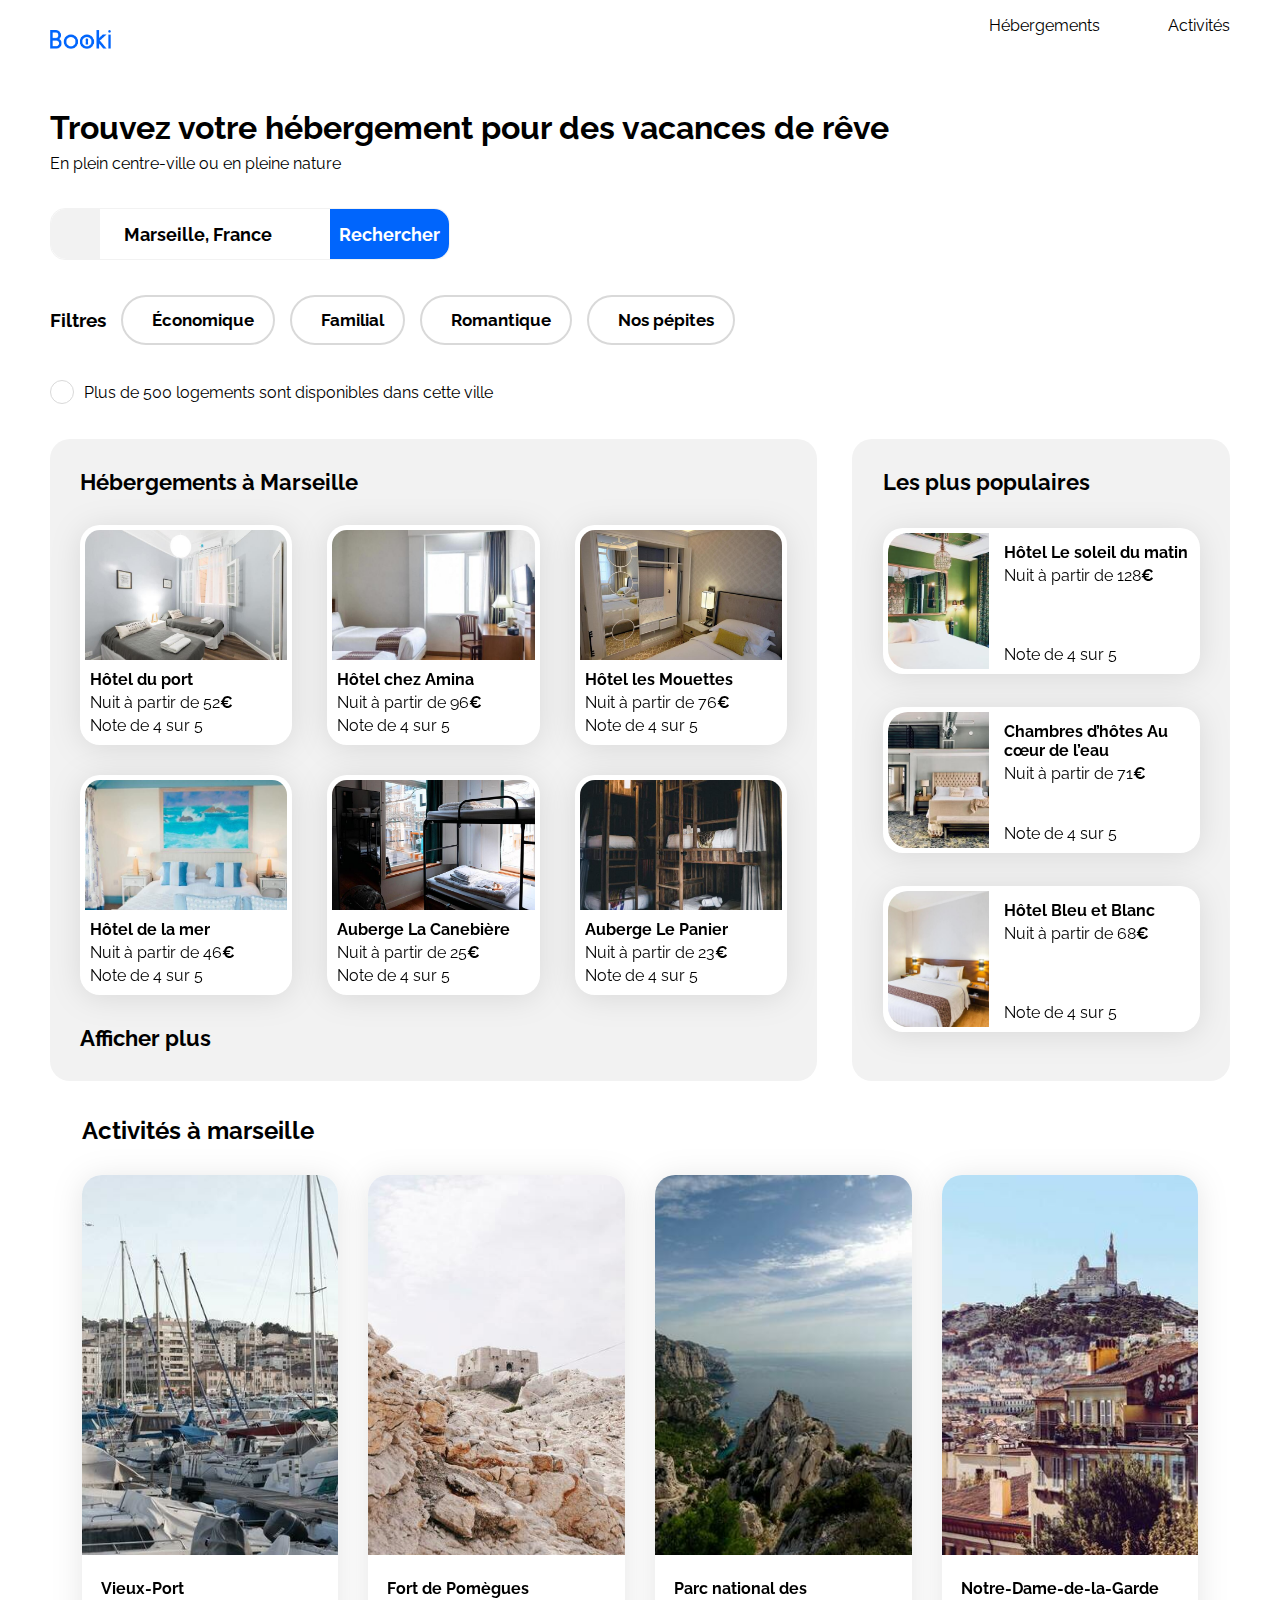
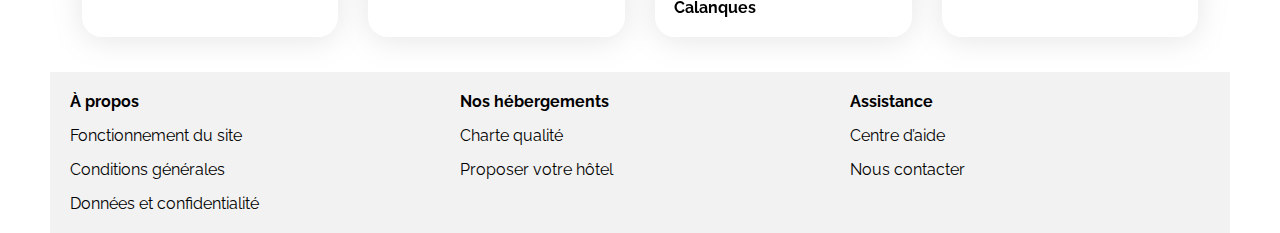
<file: index.html>
<!DOCTYPE html>
<html lang="fr">
    <head>
        <meta charset="UTF-8" />
        <meta name="viewport" content="width=device-width, initial-scale=1.0" />
        <title>Booki</title>
        <link rel="preconnect" href="https://fonts.googleapis.com" />
        <link rel="preconnect" href="https://fonts.gstatic.com" crossorigin />
        <link
            href="https://fonts.googleapis.com/css2?family=Raleway:wght@400;500;700&display=swap"
            rel="stylesheet"
            />
        <link
            rel="stylesheet"
            href="https://cdnjs.cloudflare.com/ajax/libs/font-awesome/6.2.1/css/all.min.css"
            integrity="sha512-MV7K8+y+gLIBoVD59lQIYicR65iaqukzvf/nwasF0nqhPay5w/9lJmVM2hMDcnK1OnMGCdVK+iQrJ7lzPJQd1w=="
            crossorigin="anonymous"
            referrerpolicy="no-referrer"
            />
        <link rel="stylesheet" href="./css/style.css" />
    </head>
    <body>
        <header>
            <img src="images/logo/Booki.png" alt="logo du site booki" class="logo" />
            <nav class="menu responsivemenu">
                <ul class="menubuttons">
                    <li><a href="#hebergements">Hébergements</a></li>
                    <li><a href="#activites">Activités</a></li>
                </ul>
            </nav>
        </header>
        <div class="main-container">
            <main>
                <section class="infogroup">
                    <div class="headline">
                        <h1>Trouvez votre hébergement pour des vacances de rêve</h1>
                        <p>En plein centre-ville ou en pleine nature</p>
                    </div>
                    <div class="borderSearch flexCenter">
                        <i
                            class="fa-solid fa-location-dot backgrey flexCenter iconSize"
                            ></i>
                        <input
                            class="search flexCenter borderNone paddingSearch"
                            type="text"
                            name="city"
                            id="city"
                            value="Marseille, France"
                            required
                            />
                        <button class="backblue flexCenter buttonSearch borderNone">
                        Rechercher
                        </button>
                        <button class="fa-solid fa-search" id="button-search"></button>
                    </div>
                    <div class="filterbar">
                        <h3>Filtres</h3>
                        <div class="fbuttonresponsive">
                            <button class="filterbutton filterbuttontxt">
                            <i class="fa-solid fa-money-bill-wave"></i>Économique
                            </button>
                            <button class="filterbutton filterbuttontxt">
                            <i class="fa-solid fa-child"></i>Familial
                            </button>
                            <button class="filterbutton filterbuttontxt">
                            <i class="fa-solid fa-heart"></i>Romantique
                            </button>
                            <button class="filterbutton filterbuttontxt">
                            <i class="fa-solid fa-fire"></i>Nos pépites
                            </button>
                        </div>
                    </div>
                    <div class="infobar">
                        <i class="fa-solid fa-info"></i>
                        <p>Plus de 500 logements sont disponibles dans cette ville</p>
                    </div>
                </section>
                <div id="hebergements" class="hosting-and-popular">
                    <section class="hosting">
                        <div class="hosting-title">
                            <h2 class="section-title">Hébergements à Marseille</h2>
                        </div>
                        <div class="host-cards">
                            <a href="#">
                                <article class="card">
                                    <img
                                        src="./images/hebergements/fred-kleber.jpg"
                                        alt="Image d'une chambre de l'hôtel du port"
                                        />
                                    <div class="card-content">
                                        <div class="card-txt">
                                            <h3 class="card-title">Hôtel du port</h3>
                                            <p class="card-subtitle">
                                                Nuit à partir de 52<span class="euro">€</span>
                                            </p>
                                        </div>
                                        <div class="card-rating">
                                            <i class="fa-xs fa-solid fa-star" aria-hidden="true"></i>
                                            <i class="fa-xs fa-solid fa-star" aria-hidden="true"></i>
                                            <i class="fa-xs fa-solid fa-star" aria-hidden="true"></i>
                                            <i class="fa-xs fa-solid fa-star" aria-hidden="true"></i>
                                            <i
                                                class="fa-xs fa-solid fa-star neutral-star"
                                                aria-hidden="true"
                                                ></i>
                                            <span class="sr-only">Note de 4 sur 5</span>
                                        </div>
                                    </div>
                                </article>
                            </a>
                            <a href="#">
                                <article class="card">
                                    <img
                                        src="./images/hebergements/febrian-zakaria.jpg"
                                        alt="Image d'une chambre de l'hôtel chez Amina"
                                        />
                                    <div class="card-content">
                                        <div class="card-txt">
                                            <h3 class="card-title">Hôtel chez Amina</h3>
                                            <p class="card-subtitle">
                                                Nuit à partir de 96<span class="euro">€</span>
                                            </p>
                                        </div>
                                        <div class="card-rating">
                                            <i class="fa-xs fa-solid fa-star" aria-hidden="true"></i>
                                            <i class="fa-xs fa-solid fa-star" aria-hidden="true"></i>
                                            <i class="fa-xs fa-solid fa-star" aria-hidden="true"></i>
                                            <i class="fa-xs fa-solid fa-star" aria-hidden="true"></i>
                                            <i
                                                class="fa-xs fa-solid fa-star neutral-star"
                                                aria-hidden="true"
                                                ></i>
                                            <span class="sr-only">Note de 4 sur 5</span>
                                        </div>
                                    </div>
                                </article>
                            </a>
                            <a href="#">
                                <article class="card">
                                    <img
                                        src="./images/hebergements/reisetopia.jpg"
                                        alt="Image d'une chambre de l'hôtel les Mouettes"
                                        />
                                    <div class="card-content">
                                        <div class="card-txt">
                                            <h3 class="card-title">Hôtel les Mouettes</h3>
                                            <p class="card-subtitle">
                                                Nuit à partir de 76<span class="euro">€</span>
                                            </p>
                                        </div>
                                        <div class="card-rating">
                                            <i class="fa-xs fa-solid fa-star" aria-hidden="true"></i>
                                            <i class="fa-xs fa-solid fa-star" aria-hidden="true"></i>
                                            <i class="fa-xs fa-solid fa-star" aria-hidden="true"></i>
                                            <i class="fa-xs fa-solid fa-star" aria-hidden="true"></i>
                                            <i
                                                class="fa-xs fa-solid fa-star neutral-star"
                                                aria-hidden="true"
                                                ></i>
                                            <span class="sr-only">Note de 4 sur 5</span>
                                        </div>
                                    </div>
                                </article>
                            </a>
                            <a href="#">
                                <article class="card">
                                    <img
                                        src="./images/hebergements/annie-spratt.jpg"
                                        alt="Image d'une chambre de l'hôtel de la mer"
                                        />
                                    <div class="card-content">
                                        <div class="card-txt">
                                            <h3 class="card-title">Hôtel de la mer</h3>
                                            <p class="card-subtitle">
                                                Nuit à partir de 46<span class="euro">€</span>
                                            </p>
                                        </div>
                                        <div class="card-rating">
                                            <i class="fa-xs fa-solid fa-star" aria-hidden="true"></i>
                                            <i class="fa-xs fa-solid fa-star" aria-hidden="true"></i>
                                            <i class="fa-xs fa-solid fa-star" aria-hidden="true"></i>
                                            <i class="fa-xs fa-solid fa-star" aria-hidden="true"></i>
                                            <i
                                                class="fa-xs fa-solid fa-star neutral-star"
                                                aria-hidden="true"
                                                ></i>
                                            <span class="sr-only">Note de 4 sur 5</span>
                                        </div>
                                    </div>
                                </article>
                            </a>
                            <a href="#">
                                <article class="card">
                                    <img
                                        src="./images/hebergements/marcus-loke.jpg"
                                        alt="Image d'une chambre de l'auberge la canebière"
                                        />
                                    <div class="card-content">
                                        <div class="card-txt">
                                            <h3 class="card-title">Auberge La Canebière</h3>
                                            <p class="card-subtitle">
                                                Nuit à partir de 25<span class="euro">€</span>
                                            </p>
                                        </div>
                                        <div class="card-rating">
                                            <i class="fa-xs fa-solid fa-star" aria-hidden="true"></i>
                                            <i class="fa-xs fa-solid fa-star" aria-hidden="true"></i>
                                            <i class="fa-xs fa-solid fa-star" aria-hidden="true"></i>
                                            <i class="fa-xs fa-solid fa-star" aria-hidden="true"></i>
                                            <i
                                                class="fa-xs fa-solid fa-star neutral-star"
                                                aria-hidden="true"
                                                ></i>
                                            <span class="sr-only">Note de 4 sur 5</span>
                                        </div>
                                    </div>
                                </article>
                            </a>
                            <a href="#">
                                <article class="card">
                                    <img
                                        src="./images/hebergements/nicate-lee.jpg"
                                        alt="Image d'une chambre de l'auberge le panier"
                                        />
                                    <div class="card-content">
                                        <div class="card-txt">
                                            <h3 class="card-title">Auberge Le Panier</h3>
                                            <p class="card-subtitle">
                                                Nuit à partir de 23<span class="euro">€</span>
                                            </p>
                                        </div>
                                        <div class="card-rating">
                                            <i class="fa-xs fa-solid fa-star" aria-hidden="true"></i>
                                            <i class="fa-xs fa-solid fa-star" aria-hidden="true"></i>
                                            <i class="fa-xs fa-solid fa-star" aria-hidden="true"></i>
                                            <i class="fa-xs fa-solid fa-star" aria-hidden="true"></i>
                                            <i
                                                class="fa-xs fa-solid fa-star neutral-star"
                                                aria-hidden="true"
                                                ></i>
                                            <span class="sr-only">Note de 4 sur 5</span>
                                        </div>
                                    </div>
                                </article>
                            </a>
                        </div>
                        <a href="#">
                            <h3 class="section-title">Afficher plus</h3>
                        </a>
                    </section>
                    <section class="popular">
                        <div class="popular-title">
                            <h2 class="section-title">Les plus populaires</h2>
                            <i class="fa-solid fa-chart-line" aria-hidden="true"></i>
                        </div>
                        <div class="popular-cards">
                            <a href="#">
                                <article class="card">
                                    <img
                                        src="./images/hebergements/emile-guillemot.jpg"
                                        alt="Image de la chambre d'hôtel montrant un lit"
                                        />
                                    <div class="card-content">
                                        <div class="card-txt">
                                            <h3 class="card-title">Hôtel Le soleil du matin</h3>
                                            <p class="card-subtitle">
                                                Nuit à partir de 128<span class="euro">€</span>
                                            </p>
                                        </div>
                                        <div class="card-rating">
                                            <i class="fa-xs fa-solid fa-star" aria-hidden="true"></i>
                                            <i class="fa-xs fa-solid fa-star" aria-hidden="true"></i>
                                            <i class="fa-xs fa-solid fa-star" aria-hidden="true"></i>
                                            <i class="fa-xs fa-solid fa-star" aria-hidden="true"></i>
                                            <i
                                                class="fa-xs fa-solid fa-star neutral-star"
                                                aria-hidden="true"
                                                ></i>
                                            <span class="sr-only">Note de 4 sur 5</span>
                                        </div>
                                    </div>
                                </article>
                            </a>
                            <a href="#">
                                <article class="card">
                                    <img
                                        src="./images/hebergements/aw-creative.jpg"
                                        alt="Image de la chambre d'hôtel montrant un lit"
                                        />
                                    <div class="card-content">
                                        <div class="card-txt">
                                            <h3 class="card-title">
                                                Chambres d’hôtes Au cœur de l’eau
                                            </h3>
                                            <p class="card-subtitle">
                                                Nuit à partir de 71<span class="euro">€</span>
                                            </p>
                                        </div>
                                        <div class="card-rating">
                                            <i class="fa-xs fa-solid fa-star" aria-hidden="true"></i>
                                            <i class="fa-xs fa-solid fa-star" aria-hidden="true"></i>
                                            <i class="fa-xs fa-solid fa-star" aria-hidden="true"></i>
                                            <i class="fa-xs fa-solid fa-star" aria-hidden="true"></i>
                                            <i
                                                class="fa-xs fa-solid fa-star neutral-star"
                                                aria-hidden="true"
                                                ></i>
                                            <span class="sr-only">Note de 4 sur 5</span>
                                        </div>
                                    </div>
                                </article>
                            </a>
                            <a href="#">
                                <article class="card">
                                    <img
                                        src="./images/hebergements/febrian-zakaria2.jpg"
                                        alt="Image de la chambre d'hôtel montrant un lit"
                                        />
                                    <div class="card-content">
                                        <div class="card-txt">
                                            <h3 class="card-title">Hôtel Bleu et Blanc</h3>
                                            <p class="card-subtitle">
                                                Nuit à partir de 68<span class="euro">€</span>
                                            </p>
                                        </div>
                                        <div class="card-rating">
                                            <i class="fa-xs fa-solid fa-star" aria-hidden="true"></i>
                                            <i class="fa-xs fa-solid fa-star" aria-hidden="true"></i>
                                            <i class="fa-xs fa-solid fa-star" aria-hidden="true"></i>
                                            <i class="fa-xs fa-solid fa-star" aria-hidden="true"></i>
                                            <i
                                                class="fa-xs fa-solid fa-star neutral-star"
                                                aria-hidden="true"
                                                ></i>
                                            <span class="sr-only">Note de 4 sur 5</span>
                                        </div>
                                    </div>
                                </article>
                            </a>
                        </div>
                    </section>
                </div>
                <section id="activites" class="activities">
                    <div class="directionColumn">
                        <h2>Activités à marseille</h2>
                        <div class="directionRow">
                            <div class="card">
                                <img
                                    src="images/activites/reno-laithienne.jpg"
                                    alt="photo du vieux port de marseilles"
                                    />
                                <div class="card-txt">
                                    <h3 class="card-title">Vieux-Port</h3>
                                </div>
                            </div>
                            <div class="card">
                                <img
                                    src="images/activites/paul-hermann.jpg"
                                    alt="photo du fort de Pomègues à marseilles"
                                    />
                                <div class="card-txt">
                                    <h3 class="card-title">Fort de Pomègues</h3>
                                </div>
                            </div>
                            <div class="card">
                                <img
                                    src="images/activites/kilyan-sockalingum.jpg"
                                    alt="photo des calanques de marseilles"
                                    />
                                <div class="card-txt">
                                    <h3 class="card-title">Parc national des Calanques</h3>
                                </div>
                            </div>
                            <div class="card">
                                <img
                                    src="images/activites/florian-wehde.jpg"
                                    alt="photo d'une chambre d'hotel"
                                    />
                                <div class="card-txt">
                                    <h3 class="card-title">Notre-Dame-de-la-Garde</h3>
                                </div>
                            </div>
                        </div>
                    </div>
                </section>
            </main>
            <footer>
                <div class="directionRow">
                    <div class="navfooter">
                        <h4>À propos</h4>
                        <a href="#">Fonctionnement du site</a>
                        <a href="#">Conditions générales</a>
                        <a href="#">Données et confidentialité</a>
                    </div>
                    <div class="navfooter">
                        <h4>Nos hébergements</h4>
                        <a href="#">Charte qualité</a>
                        <a href="#">Proposer votre hôtel</a>
                    </div>
                    <div class="navfooter">
                        <h4>Assistance</h4>
                        <a href="#">Centre d’aide</a>
                        <a href="#">Nous contacter</a>
                    </div>
                </div>
            </footer>
        </div>
    </body>
</html>
</file>
<file: css/style.css>
/****** Centrage du site ***********/

html {
    max-width: 1440px;
    margin-left: auto;
    margin-right: auto;
    background-color: white;
}

/****** General ***********/
* {
    font-family: 'Raleway', sans-serif;
    margin: 0;
    padding: 0;
    box-sizing: border-box;
}

:root {
    --main-color: #0065FC;
    --main-bg-color: #F2F2F2;
    --filter-bg-color: #DEEBFF;
}

.fa-solid {
    color: var(--main-color);
}


/* Header */

header {
    display: flex;
    flex-direction: row;
    justify-content: space-between;
    height: 79px;
    margin-bottom: 30px;
}

.logo {
    width: 61px;
    height: 19px;
    margin: 30px 50px;
}

ul {
    list-style-type: none;
  }

nav ul {
    display: flex;
}

nav li {
    border-top: solid 2px transparent;
    padding: 14px 0 0 0;
}

nav li:hover {
    border-top: solid 2px var(--main-color);
    cursor: pointer;    
}

nav li:hover a {
    color: var(--main-color);
}

.menu a {
    text-decoration: none;
    font-weight: 400;
    color:black;
}

.menubuttons {
    gap: 68px;
    padding: 0 50px 0 50px;
    justify-content: flex-end;
    align-items: flex-end;
}

/* Fin du header */

/* body & Main */

body {
    display: flex;
    justify-content: center;
    flex-direction: column;
}

.main-container {
    width: 100%;
    box-sizing: border-box;
}

main {
    margin: 0 3.12rem 0 3.12rem;
}

/* Fin Body & Main */

/***** info group *****/

.infogroup,.headline {
    display: flex;
    flex-direction: column;
    align-items: flex-start;
    align-self: stretch;
}

.infogroup {
    gap: 35px;
}

.headline {
    gap: 8px;
}

/* search-bar */

.backblue {
    background-color: var(--main-color);
}

.backgrey {
    background-color: var(--main-bg-color);
}

.borderNone {
    border: none;
}

.flexCenter {
    display: flex;
    justify-content: center;
    align-items: center;
}

.borderSearch {
    width: 400px;
    border-radius: 15px;
    border: 0.5px solid #F2F2F2;
}

.search {
    height: 50px;
    width: 230px;
    font-size: 18px;
    color: black;
    font-weight: bold;
}

.search:focus {
    outline: none;
}

.iconSize {
    height: 50px;
    width: 50px;
    border-radius: 15px 0 0 15px;
}

.paddingSearch {
    padding-left: 24px;
}

.buttonSearch {
    height: 50px;
    width: 120px;
    color: white;
    cursor: pointer;
    font-size: 18px;
    font-weight: 700;
    border-radius: 0 15px 15px 0;
}

button.button-search,.fa-search {
    display: none;
}

.fa-location-dot {
    color: #000;
}

/* Fin search-bar */

/** Filter-bar **/

.filterbar,.fbuttonresponsive,.filterbutton {
    display: flex;
    align-items: center;
}

.filterbar,.fbuttonresponsive {
    gap: 15px;
}

.fbuttonresponsive {
    flex-direction: row;
}

.filterbutton {
    height: 50px;
    padding: 4px 19px;
    cursor: pointer;
    gap: 10px;
    border-radius: 25px;
    border: 2px solid #d9d9d9;
    background-color: white;
}

.filterbuttontxt {
    color: var(--Black, #000);
    font-family: 'Raleway';
    font-size: 17px;
    font-style: normal;
    font-weight: 700;
    line-height: normal;
}

.filterbutton:hover {
    background-color: #DEEBFF;
}

/** Fin Filter-bar **/

/*** Info-bar ***/

.infobar,.fa-info {
    display: flex;
    align-items: center;
}

.infobar {
    gap: 10px;
    align-self: stretch;
    margin-bottom: 35px;
}

.fa-info {
    justify-content: center;
    color: #0065FC;

    width: 24px;
    height: 24px;
    border-radius: 12px;
    border: 1px solid #d9d9d9;
    font-size: 10px;
}
/*** Fin Info-bar ***/

a {
    color: inherit;
    text-decoration: none;
}

.section-title {
    margin: 0;
    font-size: 22px;
}

.card {
    background-color: white;
    border-radius: 20px;
    padding: 5px;
    filter: drop-shadow(0px 3px 15px rgba(0, 0, 0, 0.1));
}


.card:hover {
    box-shadow: 0 8px 16px 0 rgba(0, 0, 0, 0.2);
}

.card img {
    object-fit: cover;
}

.card-title {
    font-size: 16px;
}

.euro {
    font-weight: 700;
}

.neutral-star {
    color: var(--main-bg-color)
}

/****** Hebergements And Populaires ***********/

.hosting-and-popular {
    display: flex;
    justify-content: space-between;
}

.hosting-and-popular section {
    background-color: var(--main-bg-color);
    border-radius: 20px;
    padding: 1.88rem;
    box-sizing: border-box;
}

.directionRow,.directionColumn {
    display: flex;
    gap: 30px;
}

.directionRow {
    flex-direction: row;
    justify-content: center;
}

.directionColumn {
    flex-direction: column;
}

/****** Hebergements ***********/

.hosting {
    width: 65%;
}

.host-cards {
    display: flex;
    flex-flow: row wrap;
    justify-content: space-between;
}

.hosting a {
    width: 30%;
    display: flex;
}

.hosting .card {
    width: 100%;
    display: flex;
    flex-direction: column;
    margin-bottom: 30px;
}
.hosting .card img {
    height: 130px; 
    width: 100%;
    border-top-left-radius: 15px;
    border-top-right-radius: 15px;
}

.hosting .card-content {
    display: flex; 
    flex-direction: column; 
    justify-content: space-between; 
    flex: 1;
    padding: 0 5px;
}

.hosting .card-title {
    margin-top: 10px;
    margin-bottom: 4px;
}

.hosting .card-subtitle {
    margin-bottom: 4px;
}

.hosting .card-rating {
    margin-bottom: 5px;
}

.hosting-title {
    margin-bottom: 30px;
}


/****** Populaires ***********/

.popular {
    width: 32%;
}

.popular-title {
    display: flex;
    justify-content: space-between;
    align-items: center;
}

.popular-cards .card {
    display: flex;
    margin-top: 33px;
}

.popular-cards img {
    width: 33%;
    height: 136px;
    border-top-left-radius: 20px;
    border-bottom-left-radius: 20px;
}

.popular-cards .card-content {
    width: 67%;
    padding-left: 15px;
    display: flex;
    flex-direction: column;
    justify-content: space-between;
    box-sizing: border-box;
}

.popular-cards .card-title {
    margin-top: 10px;
    margin-bottom: 4px;
}

.popular-cards .card-subtitle {
    margin: 0;
}

.popular-cards .card-rating {
    margin-bottom: 5px;
}

/****** Fin Populaires ***********/

/****** Activités ************/

.activities {
    font-size: 1rem;
    max-width:84rem;
    margin:2.19rem 2rem 2.19rem 2rem;
}

.activities h2{
    margin-bottom:0;
}

.activities .card{
    width:100%;
    height:auto;
    padding:0;
    border-radius: 1.25rem;
    cursor: pointer;
}

.activities img{
    width:100%;
    height:23.75rem;
    border-radius: 1.25rem 1.25rem 0 0;
}

.activities h3 {
    display: flex;
    flex-direction: column;
    padding: 20px 19px;
    justify-content: center;
    align-items: flex-start;
}

/****** Fin Activités ************/


/* Footer */

footer {
    background-color: var(--main-bg-color);
    margin: 0 3.12rem;
    padding: 1.25rem;
}

footer .directionrow {
    justify-content: flex-start;
}

.navfooter {
    display:flex;
    flex-direction:column;
    justify-self: flex-start !important;
    gap:0.94rem;
    width:28rem;
    align-self: stretch;
}

footer a {
    text-decoration: none;
    color: black;
}

footer div h4 {
    font-weight: 700;
 }

 footer div a {
    font-weight: 400;
 }

/* Fin du Footer */



/* Le code ci-dessous correspond à la version responsive uniquement */

/****** Media queries ***********/
/* Medium devices (tablets, less/equal than 1024px) */

@media (max-width: 1024px) {

    .filterbar,.fbuttonresponsive,.popular-cards {
        display: flex;
    }

    .filterbar,.hosting-and-popular {
        flex-direction: column;
    }

    .filterbar {
        justify-content: center;
        align-items: flex-start;
        gap: 20px;
    }

    .filterbuttontxt {
        color: var(--Black, #000);
        font-family: Raleway;
        font-size: 16px;
        font-style: normal;
        font-weight: 700;
        line-height: normal;    
    }

    .fbuttonresponsive {
        flex-wrap: wrap;
        gap: 15px;
    }

    .hosting,.popular {
        width: 100%;
    }

    .popular {
        margin-top: 50px;
    }

    .popular-cards {
        flex-direction: row;
        justify-content: space-between;
    }

    .popular-cards a {
        width: 30%;
    }

    .popular-cards .card-title {
        font-size: 14px;
    }

    .popular-cards .card-subtitle {
        font-size: 13px;
    }

    .activities .card{
        width:100%;
        height:auto;
        padding:0;
        border-radius: 1.25rem;
        cursor: pointer;
    }

    .activities img{
        width:100%;
        height:12.5rem;
        border-radius: 1.25rem 1.25rem 0 0;
    }
}

/* Small devices (phones, less than 768px) */

@media (max-width: 767.98px) {
    /* ... */
    /* Header */

    header,.responsivemenu {
        width: 100%;
    }

    header {
        flex-direction: column;
        align-items: center;
    }
    
    .logo img {
        width: 61px;
        height: 19px;
        margin: 30px;
    }
    
    .responsivemenu {
        height: auto;
    }

    li {
        flex-basis: 50%;
        text-align: center;
    }

    .menubuttons {
        justify-content: center;
        padding: 0;
        gap: 0;
    }

    .menu a {
        text-decoration: none;
        font-weight: 400;
        color:black;
        width: 187.5px;
        height: 19px;
    }

    nav li,nav li:hover {
        border-top: none;
    }

    nav li {
        border-bottom: solid 2px #f2f2f2;
        padding: 0 0 15px 0;
    }
    
    nav li:hover {
        border-bottom: solid 2px var(--main-color);   
    }

    /*Fin header */
    /** info group **/
    .infogroup {
        display: flex;
        padding: 0px 20px;
        flex-direction: column;
        align-items: flex-start; 
        align-self: stretch;
        
    }
    
    /** Fin info group **/
    /*** searchbar ***/
    .buttonSearch {
        display: none;
    }
    .borderSearch input {
        width: 100%;
    }
    .fa-search {
        justify-content: flex-end;
        align-items: center;
        font-size: 1rem;
        height: 49px;
        color: white;
        display: inline-flex;
        border: 1px solid var(--Blue, #0065fc);
        border-radius: 15px;
        background: var(--Blue, #0065fc);
        padding: 15px 16px;
        box-shadow: 0px 4px 4px 0px rgba(0, 0, 0, 0.25);
        cursor: pointer;
      }
    
      .borderSearch {
        width: 100%;
      }

      .search {
        width: 100%;
      }

    /*** fin searchbar ***/
    /**** Filterbar ****/
    .filterbar {
        width: 100%;
    }
    .fbuttonresponsive {
        width: 100%;
    }

    .filterbutton {
        width: 47%;
        height: 50px;
        padding: 0 10px;
    }

    .filterbuttontxt {
        overflow: hidden;
        white-space: nowrap;
    }
    /**** Fin Filterbar ****/
    /***** infobar *****/
    .infobar {
        margin-bottom: 0;
    }
    /***** Fin infobar *****/

    body {
        width: 100%;
    }

    main {
        margin: 0;
    }

    .infogroup {
        padding-top: 30px;
    }

    /****** Hebergements And Populaires ***********/
    .hosting-and-popular {
        display: flex;
        flex-direction: column-reverse;
        justify-content: space-between;
    }

    .hosting-and-popular section {
        border-radius: 0;
    }
    /****** Fin Hebergements And Populaires ***********/

    /**** Hébergements ****/
    section.hosting {
        background-color: white;
    }

    .host-cards {
        flex-direction: column;
    }

    .host-cards a {
        width: 100%;
    }

    main .directionRow {
        display: flex;
        flex-direction: column;
    }
    /**** Fin Hébergements ****/

    /**** Populaires ****/
    .popular-cards {
        display: flex;
        flex-direction: column;
        justify-content: space-between;
    }

    .popular-cards a {
        width: 100%;
    }
    .popular-title {
        display: flex;
        justify-content: center;
        align-items: center;
        gap: 16.825px;
        align-self: stretch;
    }
    /**** Fin Populaires ****/

    /***** footer *****/
    footer {
        flex-direction: column;
        padding: 30px;
        align-items: flex-start;
        gap: 50px;
        align-self: stretch;
        width: 100%;
        margin: 0;
    }

    footer .directionRow {
        width: 100%;
        flex-direction: column;
    }

    footer .navfooter {
        width: 100%;
    }
    /***** Fin footer *****/
}
</file>
